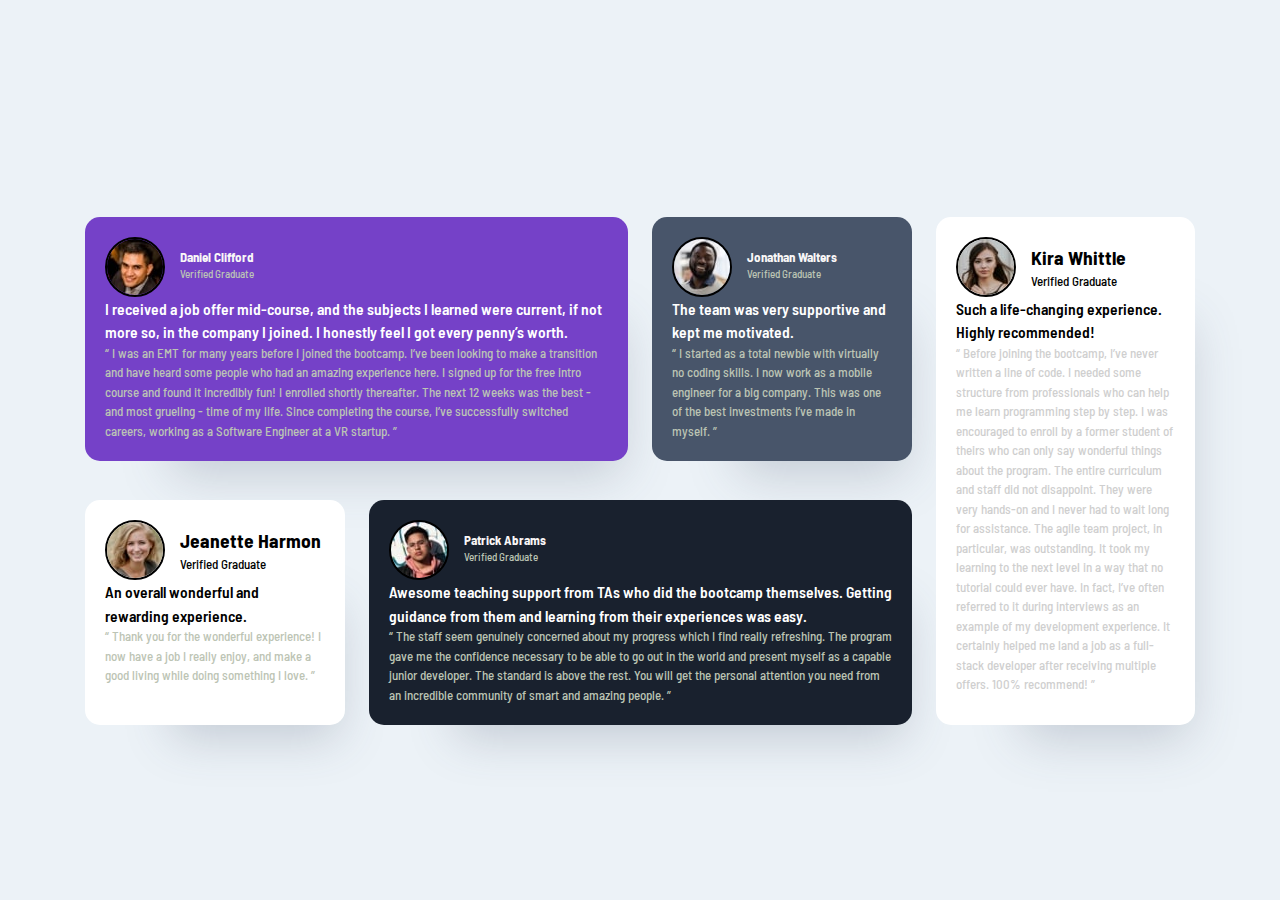
<file: index.html>
<!DOCTYPE html>
<html lang="en">
<head>
  <meta charset="UTF-8">
  <meta name="viewport" content="width=device-width, initial-scale=1.0">
  <link rel="icon" type="image/png" sizes="32x32" href="./images/favicon-32x32.png">
  <link rel="stylesheet" href="style.css">
  <link rel="preconnect" href="https://fonts.gstatic.com" crossorigin>
  <title>Frontend Mentor | [Challenge Name Here]</title>
</head>
<body>
  <main class="container grid">
    <div class="card card-1">
      <div class="testimonial-header" id="testimonial-head-1">
        <img src="images/image-daniel.jpg" alt="person1">
        <div class="testimonial-text">
          <h2>Daniel Clifford</h2>
          <span>Verified Graduate</span>
        </div>
      </div>
      <div class="testimonial-body">
        <p class="bold">
          I received a job offer mid-course, and the subjects I learned were current, if not more so,
          in the company I joined. I honestly feel I got every penny’s worth.
        </p>
        <p class="testimonial-quote">
          “ I was an EMT for many years before I joined the bootcamp. I’ve been looking to make a 
          transition and have heard some people who had an amazing experience here. I signed up 
          for the free intro course and found it incredibly fun! I enrolled shortly thereafter. 
          The next 12 weeks was the best - and most grueling - time of my life. Since completing 
          the course, I’ve successfully switched careers, working as a Software Engineer at a VR startup. ”
        </p>
      </div>
    </div>

    <div class="card card-2">
      <div class="testimonial-header" id="testimonial-head-2">
        <img src="images/image-jonathan.jpg" alt="person2">
        <div class="testimonial-text">
          <h2 class="name">Jonathan Walters</h2>
          <span>Verified Graduate</span>
        </div>
      </div>
      <div class="testimonial-body">
        <p class="bold">
          The team was very supportive and kept me motivated.
        </p>
        <p class="testimonial-quote">
          “ I started as a total newbie with virtually no coding skills. I now work as a mobile engineer 
          for a big company. This was one of the best investments I’ve made in myself. ”
        </p>
      </div>
    </div>

    <div class="card card-3">
      <div class="testimonial-header" id="testimonial-head-3">
        <img src="images/image-jeanette.jpg" alt="person3">
        <div class="testimonial-text-1">
          <h2 class="name">Jeanette Harmon</h2>
          <span>Verified Graduate</span>
        </div>
      </div>
      <div class="testimonial-body">
        <p class="bold-1">
          An overall wonderful and rewarding experience.
        </p>
        <p class="testimonial-quote">
          “ Thank you for the wonderful experience! I now have a job I really enjoy, and make a good living 
          while doing something I love. ”
        </p>
      </div>
    </div>

    <div class="card card-4">
      <div class="testimonial-header" id="testimonial-head-4">
        <img src="images/image-patrick.jpg" alt="person4">
        <div class="testimonial-text">
          <h2 class="name">Patrick Abrams</h2>
          <span>Verified Graduate</span>
        </div>
      </div>
      <div class="testimonial-body">
        <p class="bold">
          Awesome teaching support from TAs who did the bootcamp themselves. Getting guidance from them and 
          learning from their experiences was easy.
        </p>
        <p class="testimonial-quote">
          “ The staff seem genuinely concerned about my progress which I find really refreshing. The program 
          gave me the confidence necessary to be able to go out in the world and present myself as a capable 
          junior developer. The standard is above the rest. You will get the personal attention you need from 
          an incredible community of smart and amazing people. ”
        </p>
      </div>
    </div>

    <div class="card card-5">
      <div class="testimonial-header" id="testimonial-head-5">
        <img src="images/image-kira.jpg" alt="person5">
        <div class="testimonial-text-1">
          <h2 class="name">Kira Whittle</h2>
          <span>Verified Graduate</span>
        </div>
      </div>
      <div class="testimonial-body">
        <p class="bold-1">
          Such a life-changing experience. Highly recommended!
        </p>
        <p class="review">
          “ Before joining the bootcamp, I’ve never written a line of code. I needed some structure from 
          professionals who can help me learn programming step by step. I was encouraged to enroll by a former 
          student of theirs who can only say wonderful things about the program. The entire curriculum and staff 
          did not disappoint. They were very hands-on and I never had to wait long for assistance. The agile team 
          project, in particular, was outstanding. It took my learning to the next level in a way that no tutorial 
          could ever have. In fact, I’ve often referred to it during interviews as an example of my development 
          experience. It certainly helped me land a job as a full-stack developer after receiving multiple offers. 
          100% recommend! ”
        </p>
      </div>
    </div>
  </main>
</body>
</html>
</file>
<file: style.css>
@import url('https://fonts.googleapis.com/css2?family=Barlow+Semi+Condensed:ital,wght@0,100;0,200;0,300;0,400;0,500;0,600;0,700;0,800;0,900;1,100;1,200;1,300;1,400;1,500;1,600;1,700;1,800;1,900&display=swap');

/* Reset default styles */
* {
  margin: 0;
  padding: 0;
  box-sizing: border-box;
}

html {
  font-family: 'Barlow Semi Condensed', sans-serif;
  font-size: 62.5%;
}

body {
  display: grid;
  place-content: center;
  min-height: 100vh;
  font-size: 1.3rem;
  line-height: 1.5;
  background-color: #ECF2F7;
  font-weight: 500;
}

.container {
  padding-top: 5%;
  padding-left: 1.5rem;
  padding-right: 1.5rem;
  margin-left: auto;
  margin-right: auto;
}

@media (min-width: 375px) {
  .container {
    width: 370px;
  }
}

@media (min-width: 768px) {
  .container {
    width: 720px;
  }
  .grid{
    grid-template-columns: repeat(2,1fr);
  }
  .card-1{
    grid-column: span 2;
  }
  .card-3{
    grid-column: 1;
  }
  .card-4{
    grid-column: span 2;
  }
  .card-5{
    grid-column: 2;
    grid-row: 2/4;
  }
}

@media (min-width: 992px) {
  .container {
    width: 960px;
  }
  .grid{
    grid-template-columns: repeat(4,1fr);
  }
  .card-5{
    grid-column: 4;
    grid-row: 1 /span 2;
  }

}

@media (min-width: 1200px) {
  .container {
    width: 1140px;
  }
}

.card {
  padding: 2rem;
  border-radius: 1.5rem;
  box-shadow: 4rem 6rem 4.8rem -4.8rem rgba(72, 85, 106, 0.25);
  margin-bottom: 1.5rem; /* Adjust the value to set the gap between cards */
}

.card-1 {
  background-color: hsl(263, 55%, 52%);
}

.card-2 {
  background-color: hsl(217, 19%, 35%);
}

.card-3 {
  background-color: white;
}

.card-4 {
  background-color: hsl(219, 29%, 14%);
}

.card-5 {
  background-color: white;
}

.testimonial-header {
  display: flex;
  align-items: center;
  gap: 1.5rem;
}

.testimonial-header img {
  border: 0.2rem solid black;
  border-radius: 50%;
}

.testimonial-text h2 {
  font-size: 1.3rem;
  line-height: 1;
  color: rgb(249, 247, 247);
}

.testimonial-text span {
  font-size: 1.1rem;
  color: rgb(188, 196, 180);
}

.testimonial-quote {
  color: rgb(188, 196, 180);
}

.bold {
  font-weight: 600;
  font-size: larger;
  color: white;
}

.bold-1 {
  font-weight: 600;
  font-size: larger;
}

.review {
  color: hsl(0, 0%, 81%);
}

.grid{
  display: grid;
  gap: 2.4rem;
}
</file>
